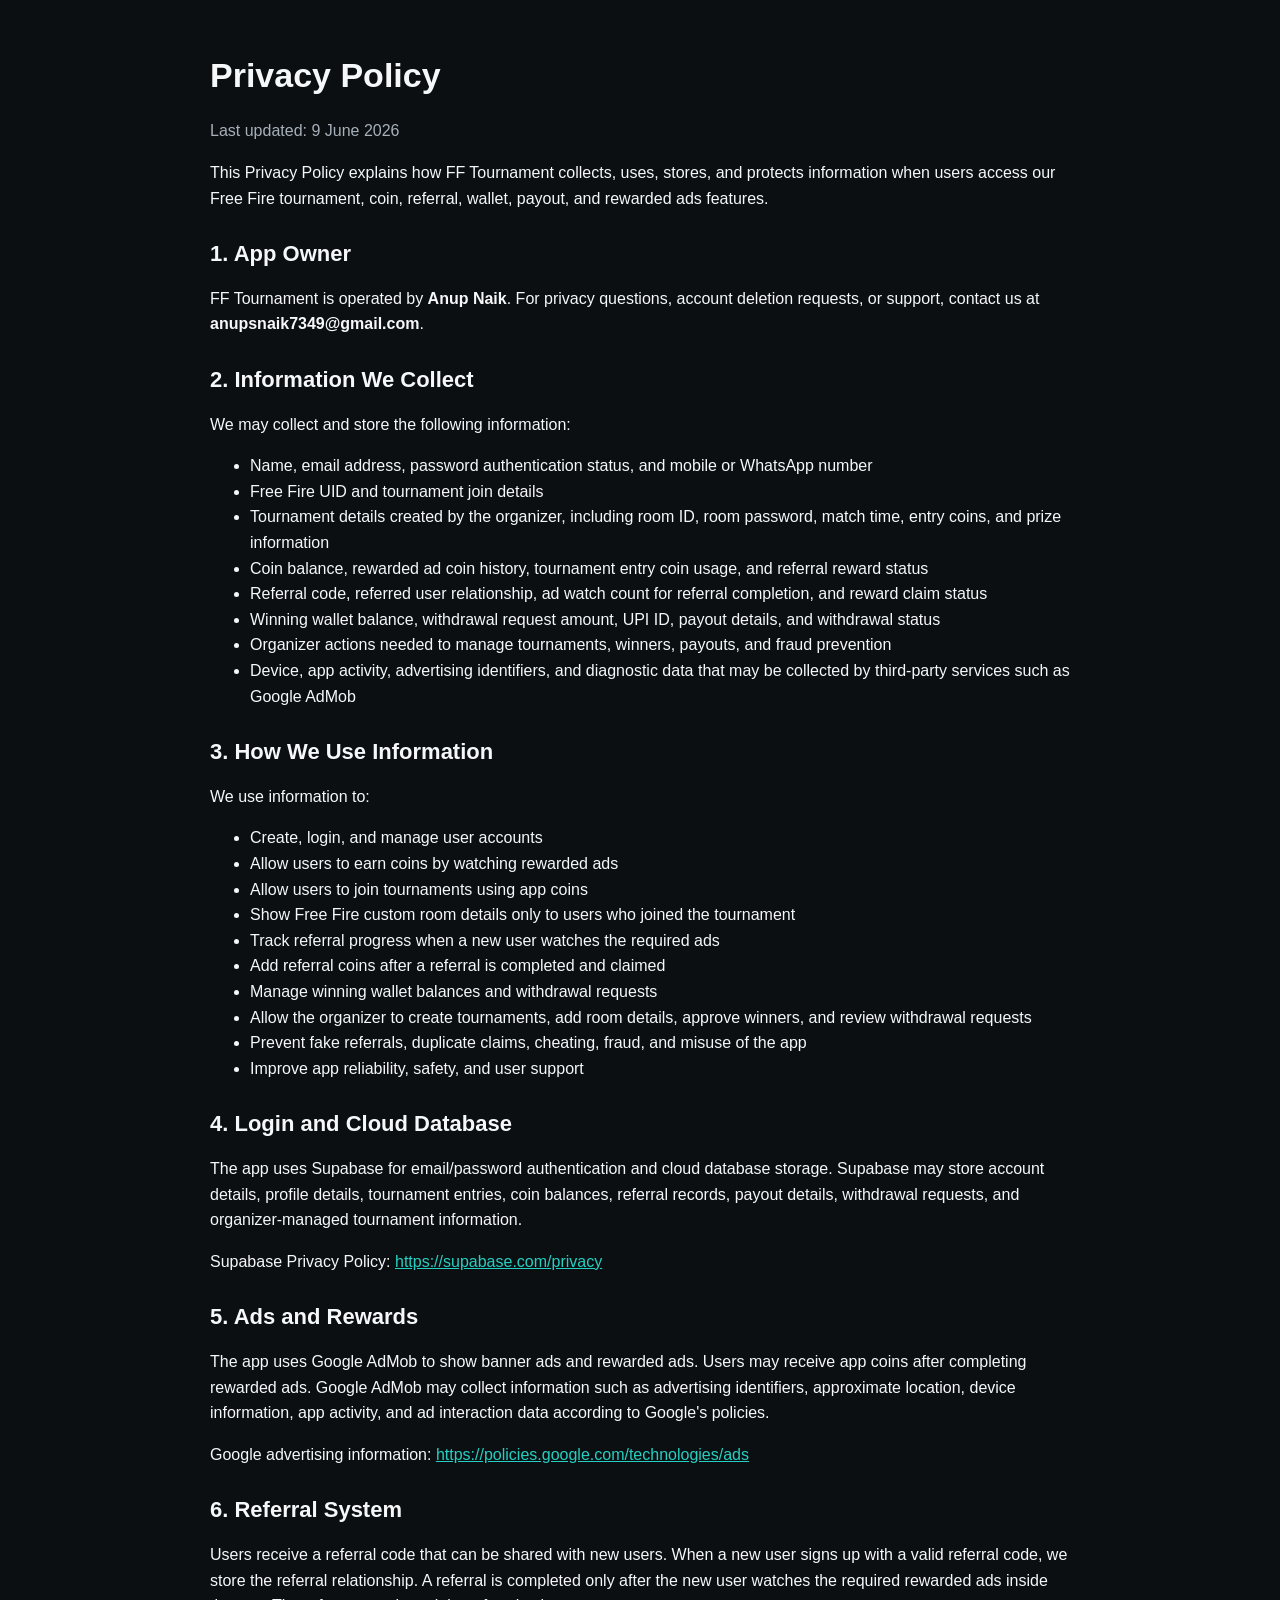
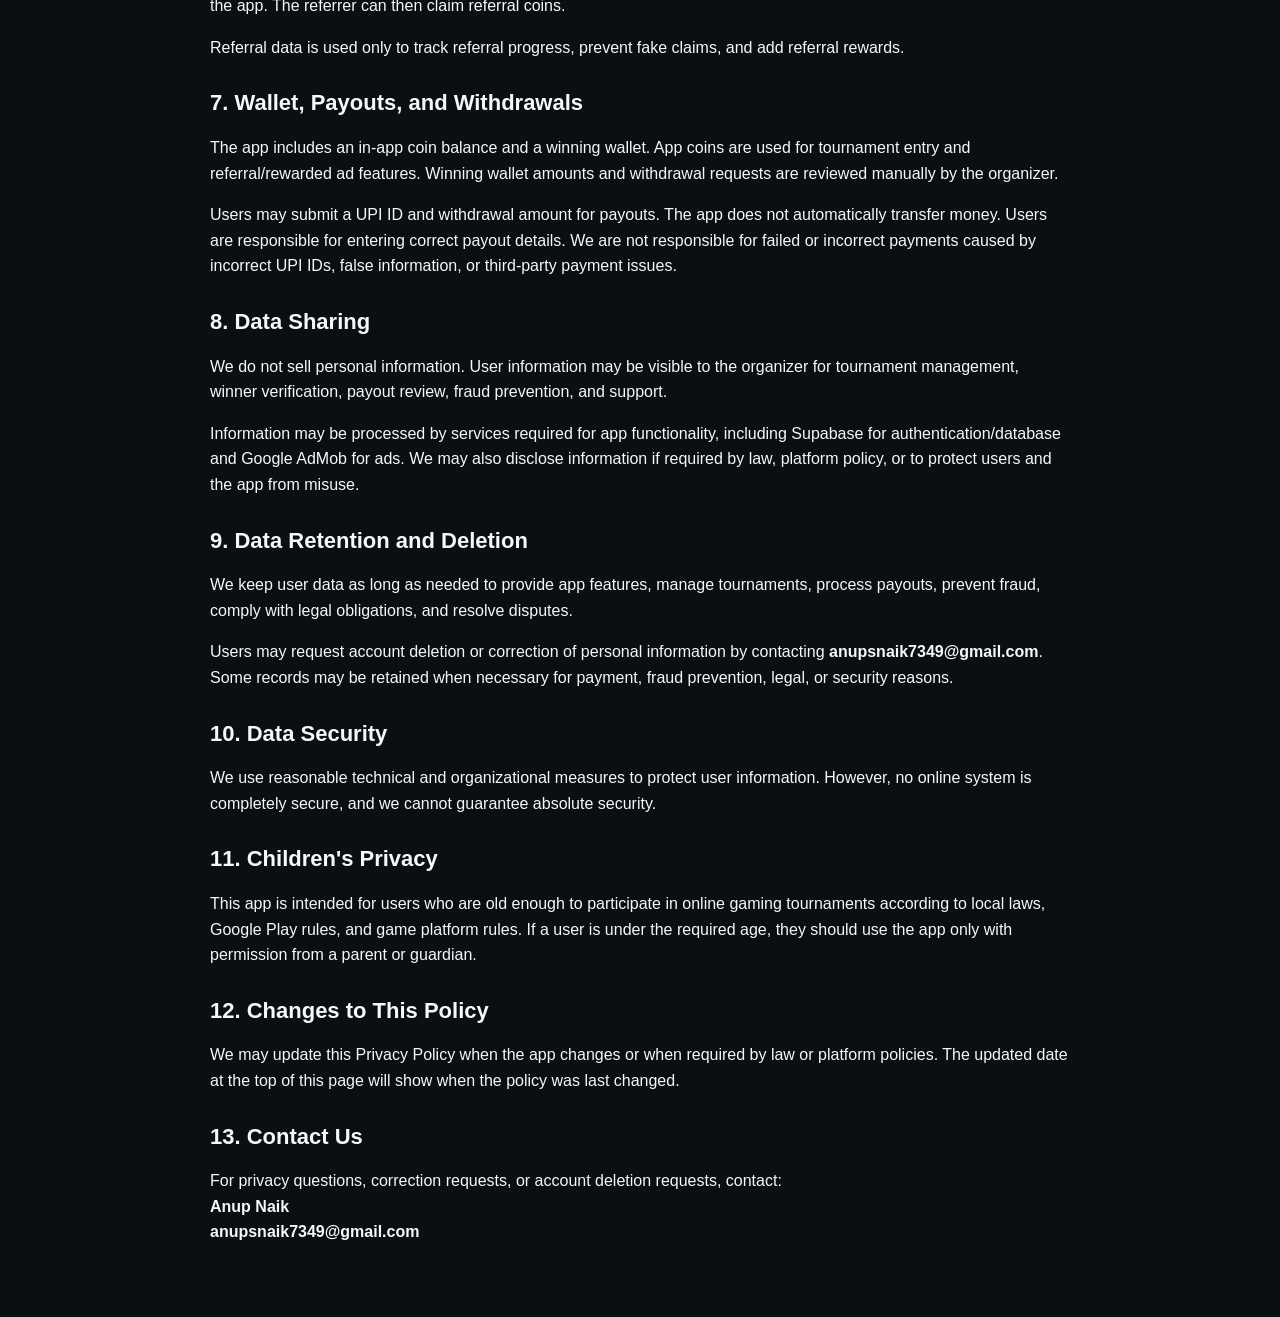
<file: privacy-policy.html>
<!doctype html>
<html lang="en">
  <head>
    <meta charset="utf-8" />
    <meta name="viewport" content="width=device-width, initial-scale=1" />
    <title>Privacy Policy - FF Tournament</title>
    <style>
      body {
        margin: 0;
        background: #0c0f12;
        color: #f5f7f9;
        font-family: Arial, sans-serif;
        line-height: 1.6;
      }
      main {
        max-width: 860px;
        margin: 0 auto;
        padding: 32px 18px 56px;
      }
      h1, h2 {
        line-height: 1.2;
      }
      h1 {
        font-size: 34px;
      }
      h2 {
        margin-top: 30px;
        font-size: 22px;
      }
      a {
        color: #25d0c2;
      }
      .muted {
        color: #a7b0ba;
      }
    </style>
  </head>
  <body>
    <main>
      <h1>Privacy Policy</h1>
      <p class="muted">Last updated: 9 June 2026</p>

      <p>
        This Privacy Policy explains how FF Tournament collects, uses, stores, and protects information when
        users access our Free Fire tournament, coin, referral, wallet, payout, and rewarded ads features.
      </p>

      <h2>1. App Owner</h2>
      <p>
        FF Tournament is operated by <strong>Anup Naik</strong>. For privacy questions, account deletion
        requests, or support, contact us at <strong>anupsnaik7349@gmail.com</strong>.
      </p>

      <h2>2. Information We Collect</h2>
      <p>We may collect and store the following information:</p>
      <ul>
        <li>Name, email address, password authentication status, and mobile or WhatsApp number</li>
        <li>Free Fire UID and tournament join details</li>
        <li>Tournament details created by the organizer, including room ID, room password, match time, entry coins, and prize information</li>
        <li>Coin balance, rewarded ad coin history, tournament entry coin usage, and referral reward status</li>
        <li>Referral code, referred user relationship, ad watch count for referral completion, and reward claim status</li>
        <li>Winning wallet balance, withdrawal request amount, UPI ID, payout details, and withdrawal status</li>
        <li>Organizer actions needed to manage tournaments, winners, payouts, and fraud prevention</li>
        <li>Device, app activity, advertising identifiers, and diagnostic data that may be collected by third-party services such as Google AdMob</li>
      </ul>

      <h2>3. How We Use Information</h2>
      <p>We use information to:</p>
      <ul>
        <li>Create, login, and manage user accounts</li>
        <li>Allow users to earn coins by watching rewarded ads</li>
        <li>Allow users to join tournaments using app coins</li>
        <li>Show Free Fire custom room details only to users who joined the tournament</li>
        <li>Track referral progress when a new user watches the required ads</li>
        <li>Add referral coins after a referral is completed and claimed</li>
        <li>Manage winning wallet balances and withdrawal requests</li>
        <li>Allow the organizer to create tournaments, add room details, approve winners, and review withdrawal requests</li>
        <li>Prevent fake referrals, duplicate claims, cheating, fraud, and misuse of the app</li>
        <li>Improve app reliability, safety, and user support</li>
      </ul>

      <h2>4. Login and Cloud Database</h2>
      <p>
        The app uses Supabase for email/password authentication and cloud database storage. Supabase may store
        account details, profile details, tournament entries, coin balances, referral records, payout details,
        withdrawal requests, and organizer-managed tournament information.
      </p>
      <p>
        Supabase Privacy Policy:
        <a href="https://supabase.com/privacy">https://supabase.com/privacy</a>
      </p>

      <h2>5. Ads and Rewards</h2>
      <p>
        The app uses Google AdMob to show banner ads and rewarded ads. Users may receive app coins after
        completing rewarded ads. Google AdMob may collect information such as advertising identifiers,
        approximate location, device information, app activity, and ad interaction data according to Google's
        policies.
      </p>
      <p>
        Google advertising information:
        <a href="https://policies.google.com/technologies/ads">https://policies.google.com/technologies/ads</a>
      </p>

      <h2>6. Referral System</h2>
      <p>
        Users receive a referral code that can be shared with new users. When a new user signs up with a valid
        referral code, we store the referral relationship. A referral is completed only after the new user
        watches the required rewarded ads inside the app. The referrer can then claim referral coins.
      </p>
      <p>
        Referral data is used only to track referral progress, prevent fake claims, and add referral rewards.
      </p>

      <h2>7. Wallet, Payouts, and Withdrawals</h2>
      <p>
        The app includes an in-app coin balance and a winning wallet. App coins are used for tournament entry
        and referral/rewarded ad features. Winning wallet amounts and withdrawal requests are reviewed manually
        by the organizer.
      </p>
      <p>
        Users may submit a UPI ID and withdrawal amount for payouts. The app does not automatically transfer
        money. Users are responsible for entering correct payout details. We are not responsible for failed or
        incorrect payments caused by incorrect UPI IDs, false information, or third-party payment issues.
      </p>

      <h2>8. Data Sharing</h2>
      <p>
        We do not sell personal information. User information may be visible to the organizer for tournament
        management, winner verification, payout review, fraud prevention, and support.
      </p>
      <p>
        Information may be processed by services required for app functionality, including Supabase for
        authentication/database and Google AdMob for ads. We may also disclose information if required by law,
        platform policy, or to protect users and the app from misuse.
      </p>

      <h2>9. Data Retention and Deletion</h2>
      <p>
        We keep user data as long as needed to provide app features, manage tournaments, process payouts,
        prevent fraud, comply with legal obligations, and resolve disputes.
      </p>
      <p>
        Users may request account deletion or correction of personal information by contacting
        <strong>anupsnaik7349@gmail.com</strong>. Some records may be retained when necessary for payment,
        fraud prevention, legal, or security reasons.
      </p>

      <h2>10. Data Security</h2>
      <p>
        We use reasonable technical and organizational measures to protect user information. However, no online
        system is completely secure, and we cannot guarantee absolute security.
      </p>

      <h2>11. Children's Privacy</h2>
      <p>
        This app is intended for users who are old enough to participate in online gaming tournaments according
        to local laws, Google Play rules, and game platform rules. If a user is under the required age, they
        should use the app only with permission from a parent or guardian.
      </p>

      <h2>12. Changes to This Policy</h2>
      <p>
        We may update this Privacy Policy when the app changes or when required by law or platform policies.
        The updated date at the top of this page will show when the policy was last changed.
      </p>

      <h2>13. Contact Us</h2>
      <p>
        For privacy questions, correction requests, or account deletion requests, contact:
        <br />
        <strong>Anup Naik</strong>
        <br />
        <strong>anupsnaik7349@gmail.com</strong>
      </p>
    </main>
  </body>
</html>
</file>
